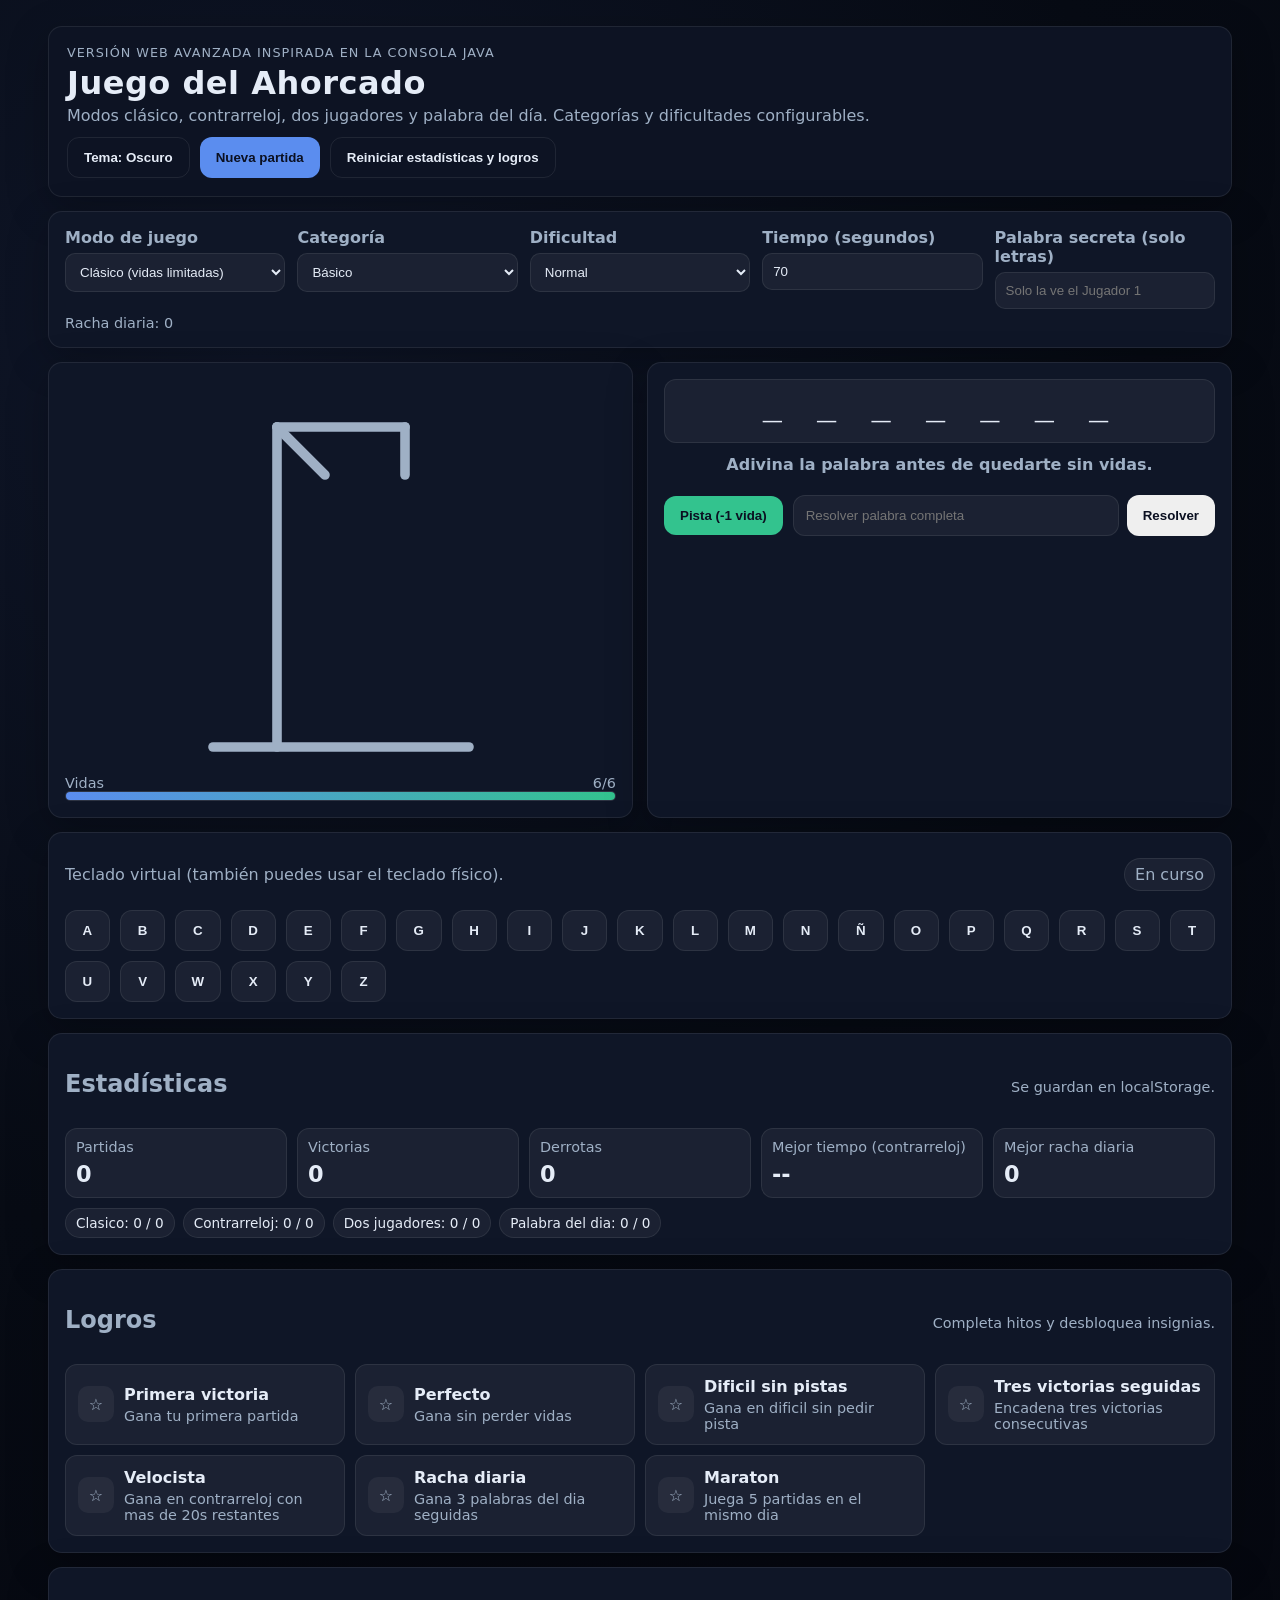
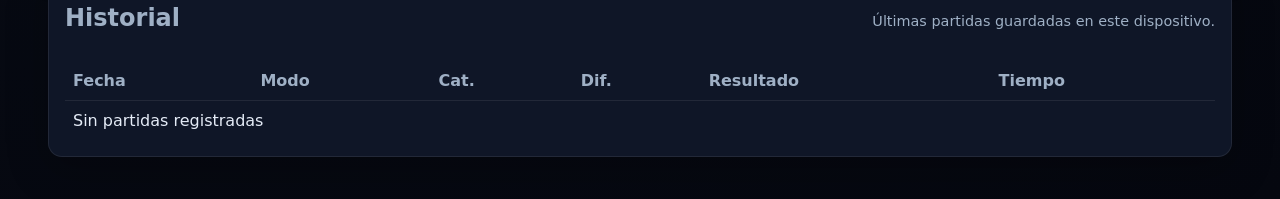
<file: docs/index.html>
﻿<!DOCTYPE html>
<html lang="es">
<head>
    <meta charset="UTF-8">
    <meta name="viewport" content="width=device-width, initial-scale=1.0">
    <title>Juego del Ahorcado</title>
    <link rel="stylesheet" href="./css/styles.css">
</head>
<body class="theme-dark">
    <div class="app">
        <header class="header">
            <div class="branding">
                <p class="eyebrow">Versión web avanzada inspirada en la consola Java</p>
                <h1>Juego del Ahorcado</h1>
                <p class="subtitle">Modos clásico, contrarreloj, dos jugadores y palabra del día. Categorías y dificultades configurables.</p>
            </div>
            <div class="header-actions">
                <button id="btnTema" class="btn fantasma" aria-label="Cambiar tema">Tema: Oscuro</button>
                <button id="btnNueva" class="btn primario">Nueva partida</button>
                <button id="btnResetStats" class="btn fantasma">Reiniciar estadísticas y logros</button>
            </div>
        </header>

        <section class="config-panel panel">
            <div class="config-grid">
                <label class="campo">
                    <span>Modo de juego</span>
                    <select id="modoSelect">
                        <option value="clasico">Clásico (vidas limitadas)</option>
                        <option value="contrarreloj">Contrarreloj (vence al tiempo)</option>
                        <option value="dos_jugadores">Dos jugadores (palabra oculta)</option>
                        <option value="palabra_dia">Palabra del día (una al día)</option>
                    </select>
                </label>
                <label class="campo">
                    <span>Categoría</span>
                    <select id="categoriaSelect">
                        <option value="basico">Básico</option>
                        <option value="avanzado">Avanzado</option>
                        <option value="peliculas">Películas</option>
                        <option value="animales">Animales</option>
                    </select>
                </label>
                <label class="campo">
                    <span>Dificultad</span>
                    <select id="dificultadSelect">
                        <option value="facil">Fácil</option>
                        <option value="normal">Normal</option>
                        <option value="dificil">Difícil</option>
                    </select>
                </label>
                <label class="campo" id="campoTiempo" hidden>
                    <span>Tiempo (segundos)</span>
                    <input id="tiempoInput" type="number" min="20" max="240" step="5" value="70">
                </label>
                <label class="campo" id="campoPalabra" hidden>
                    <span>Palabra secreta (solo letras)</span>
                    <input id="palabraInput" type="password" autocomplete="off" placeholder="Solo la ve el Jugador 1">
                </label>
            </div>
            <p class="nota" id="infoDiaria">Racha diaria: --</p>
        </section>

        <main class="tablero">
            <section class="panel panel-dibujo" role="img" aria-label="Estado del ahorcado">
                <div class="svg-wrapper" id="svgWrapper">
                    <svg id="svgAhorcado" viewBox="0 0 200 240" xmlns="http://www.w3.org/2000/svg" aria-hidden="true">
                        <line class="svg-base" x1="20" y1="230" x2="180" y2="230" />
                        <line class="svg-poste" x1="60" y1="230" x2="60" y2="30" />
                        <line class="svg-barra" x1="60" y1="30" x2="140" y2="30" />
                        <line class="svg-soporte" x1="90" y1="60" x2="60" y2="30" />
                        <line class="svg-cuerda" x1="140" y1="30" x2="140" y2="60" />
                        <circle id="parte-1" class="svg-parte" cx="140" cy="78" r="16" />
                        <line id="parte-2" class="svg-parte" x1="140" y1="94" x2="140" y2="140" />
                        <line id="parte-3" class="svg-parte" x1="140" y1="110" x2="120" y2="130" />
                        <line id="parte-4" class="svg-parte" x1="140" y1="110" x2="160" y2="130" />
                        <line id="parte-5" class="svg-parte" x1="140" y1="140" x2="120" y2="170" />
                        <line id="parte-6" class="svg-parte" x1="140" y1="140" x2="160" y2="170" />
                    </svg>
                </div>
                <div class="indicadores">
                    <div class="indicador">
                        <div class="indicador-encabezado">
                            <span>Vidas</span>
                            <span id="vidasTexto">0/0</span>
                        </div>
                        <div class="barra barra-vidas"><div id="barraVidas" class="relleno"></div></div>
                    </div>
                    <div class="indicador" id="bloqueTiempo">
                        <div class="indicador-encabezado">
                            <span>Tiempo</span>
                            <span id="tiempoTexto">--</span>
                        </div>
                        <div class="barra barra-tiempo"><div id="barraTiempo" class="relleno"></div></div>
                    </div>
                </div>
            </section>

            <section class="panel panel-palabra">
                <div id="palabraOculta" class="palabra-oculta">_ _ _ _</div>
                <div id="mensajePrincipal" class="mensaje" aria-live="polite"></div>
                <div class="acciones">
                    <button id="btnPista" class="btn secundario">Pista (-1 vida)</button>
                    <div class="resolver">
                        <input id="resolverInput" type="text" autocomplete="off" placeholder="Resolver palabra completa">
                        <button id="btnResolver" class="btn">Resolver</button>
                    </div>
                </div>
            </section>
        </main>

        <section class="panel panel-teclado">
            <div class="panel-cabecera">
                <p>Teclado virtual (también puedes usar el teclado físico).</p>
                <div class="estado" id="estadoPartida">En curso</div>
            </div>
            <div id="teclado" class="teclado" aria-label="Teclado virtual"></div>
        </section>

        <section class="panel panel-estadisticas">
            <div class="panel-cabecera">
                <h2>Estadísticas</h2>
                <p class="nota">Se guardan en localStorage.</p>
            </div>
            <div class="estadisticas-grid">
                <div class="stat"><p class="stat-label">Partidas</p><p id="statPartidas" class="stat-value">0</p></div>
                <div class="stat"><p class="stat-label">Victorias</p><p id="statVictorias" class="stat-value">0</p></div>
                <div class="stat"><p class="stat-label">Derrotas</p><p id="statDerrotas" class="stat-value">0</p></div>
                <div class="stat"><p class="stat-label">Mejor tiempo (contrarreloj)</p><p id="statMejorTiempo" class="stat-value">--</p></div>
                <div class="stat"><p class="stat-label">Mejor racha diaria</p><p id="statMejorRacha" class="stat-value">0</p></div>
            </div>
            <div class="estadisticas-modos" id="statModos"></div>
        </section>

        <section class="panel panel-logros">
            <div class="panel-cabecera">
                <h2>Logros</h2>
                <p class="nota">Completa hitos y desbloquea insignias.</p>
            </div>
            <div id="listaLogros" class="logros-grid"></div>
        </section>

        <section class="panel panel-historial">
            <div class="panel-cabecera">
                <h2>Historial</h2>
                <p class="nota">Últimas partidas guardadas en este dispositivo.</p>
            </div>
            <div class="tabla-scroll">
                <table class="tabla">
                    <thead>
                        <tr>
                            <th>Fecha</th><th>Modo</th><th>Cat.</th><th>Dif.</th><th>Resultado</th><th>Tiempo</th>
                        </tr>
                    </thead>
                    <tbody id="historialCuerpo"></tbody>
                </table>
            </div>
        </section>

        <div class="sr-only" id="ariaEstado" aria-live="polite"></div>
    </div>

    <script type="module" src="./js/main.js"></script>
</body>
</html>
</file>
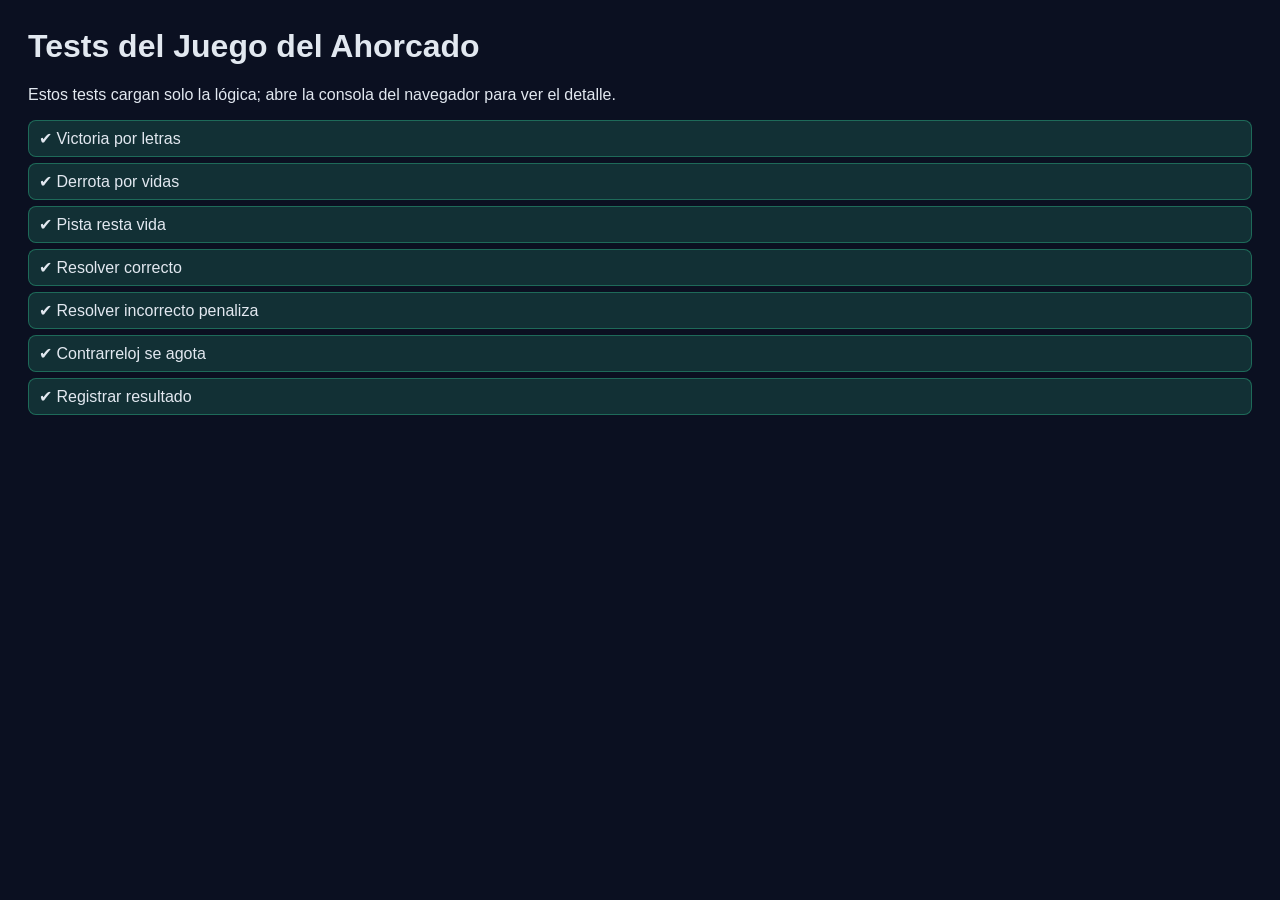
<file: docs/tests/index.html>
﻿<!DOCTYPE html>
<html lang="es">
<head>
    <meta charset="UTF-8">
    <meta name="viewport" content="width=device-width, initial-scale=1.0">
    <title>Tests del Ahorcado</title>
    <style>
        body { font-family: Arial, sans-serif; background: #0b1021; color: #e2e8f0; padding: 20px; }
        h1 { margin-top: 0; }
        ul { list-style: none; padding: 0; }
        li { padding: 8px 10px; border-radius: 8px; margin-bottom: 6px; }
        .ok { background: rgba(51,195,142,0.18); border: 1px solid rgba(51,195,142,0.4); }
        .fail { background: rgba(255,107,107,0.18); border: 1px solid rgba(255,107,107,0.4); }
    </style>
</head>
<body>
    <h1>Tests del Juego del Ahorcado</h1>
    <p>Estos tests cargan solo la lógica; abre la consola del navegador para ver el detalle.</p>
    <ul id="resultados"></ul>
    <script type="module" src="./tests.js"></script>
</body>
</html>
</file>
<file: docs/css/styles.css>
﻿:root {
    --font-base: "Inter", "Segoe UI", system-ui, -apple-system, sans-serif;
    --font-mono: "JetBrains Mono", "Courier New", monospace;
    --radius: 14px;
    --shadow: 0 12px 40px rgba(0,0,0,0.25);
    --spacing: 14px;
    --transition: 180ms ease;
}

body {
    margin: 0;
    font-family: var(--font-base);
    background: var(--bg);
    color: var(--text);
    transition: background var(--transition), color var(--transition);
}

body.theme-dark {
    --bg: radial-gradient(circle at 20% 20%, #0f1629, #070b14 50%, #05070f 100%);
    --panel: #0f1627;
    --card: #0d1323;
    --border: rgba(255,255,255,0.08);
    --muted: #9fb0c5;
    --text: #e5ecf7;
    --accent: #5b8def;
    --accent-2: #33c38e;
    --danger: #f27b7b;
    --warning: #f2c060;
    --keyboard: rgba(255,255,255,0.05);
}

body.theme-light {
    --bg: radial-gradient(circle at 20% 20%, #e8eefc, #f6f8ff 60%, #ffffff 100%);
    --panel: #ffffff;
    --card: #f8f9ff;
    --border: rgba(0,0,0,0.08);
    --muted: #52627c;
    --text: #141927;
    --accent: #3c6ce2;
    --accent-2: #21a86f;
    --danger: #d44f4f;
    --warning: #d89b2b;
    --keyboard: rgba(0,0,0,0.04);
}

* { box-sizing: border-box; }

.app {
    max-width: 1220px;
    margin: 26px auto 42px;
    padding: 0 18px;
    display: flex;
    flex-direction: column;
    gap: var(--spacing);
}

.header {
    background: var(--card);
    border: 1px solid var(--border);
    border-radius: var(--radius);
    padding: 18px;
    box-shadow: var(--shadow);
    display: flex;
    justify-content: space-between;
    gap: 12px;
    align-items: center;
    flex-wrap: wrap;
}

.branding h1 { margin: 4px 0; letter-spacing: 0.5px; }
.eyebrow { margin: 0; text-transform: uppercase; letter-spacing: 1px; font-size: 0.8rem; color: var(--muted); }
.subtitle { margin: 4px 0 0; color: var(--muted); }
.header-actions { display: flex; gap: 10px; flex-wrap: wrap; }

.panel {
    background: var(--panel);
    border: 1px solid var(--border);
    border-radius: var(--radius);
    padding: 16px;
    box-shadow: var(--shadow);
}

.config-grid {
    display: grid;
    grid-template-columns: repeat(auto-fit, minmax(220px, 1fr));
    gap: 12px;
}
.campo { display: flex; flex-direction: column; gap: 6px; color: var(--muted); font-weight: 600; }
.campo select, .campo input {
    border-radius: 10px;
    border: 1px solid var(--border);
    padding: 10px;
    background: var(--keyboard);
    color: var(--text);
}

.tablero {
    display: grid;
    grid-template-columns: repeat(auto-fit, minmax(320px, 1fr));
    gap: var(--spacing);
}

.panel-dibujo { display: flex; flex-direction: column; gap: 12px; justify-content: center; align-items: center; }
.svg-wrapper { width: 100%; display: flex; justify-content: center; }
#svgAhorcado { width: 100%; max-width: 320px; height: auto; }
.svg-base, .svg-poste, .svg-barra, .svg-soporte, .svg-cuerda { stroke: var(--muted); stroke-width: 6; stroke-linecap: round; }
.svg-parte { stroke: var(--text); stroke-width: 6; stroke-linecap: round; stroke-linejoin: round; fill: transparent; opacity: 0; transition: opacity var(--transition); }
.svg-parte.visible { opacity: 1; animation: bounce 300ms ease; }

.indicadores { width: 100%; display: flex; flex-direction: column; gap: 10px; }
.indicador-encabezado { display: flex; justify-content: space-between; color: var(--muted); font-size: 0.9rem; }
.barra { width: 100%; height: 10px; border-radius: 20px; background: var(--keyboard); overflow: hidden; border: 1px solid var(--border); }
.relleno { height: 100%; width: 0; background: linear-gradient(90deg, var(--accent), var(--accent-2)); transition: width var(--transition); }
.barra-tiempo .relleno { background: linear-gradient(90deg, var(--warning), var(--danger)); }

.panel-palabra { display: flex; flex-direction: column; gap: 12px; }
.palabra-oculta { font-family: var(--font-mono); font-size: 2rem; letter-spacing: 0.5rem; text-align: center; padding: 12px; background: var(--keyboard); border: 1px solid var(--border); border-radius: 12px; min-height: 64px; }
.mensaje { min-height: 28px; text-align: center; color: var(--muted); font-weight: 700; }
.mensaje.exito { color: var(--accent-2); animation: bounce 400ms ease; }
.mensaje.error { color: var(--danger); animation: shake 450ms ease; }

.acciones { display: flex; gap: 10px; flex-wrap: wrap; align-items: center; justify-content: center; }
.resolver { display: flex; gap: 8px; flex: 1; min-width: 260px; }
.resolver input { flex: 1; padding: 12px; border-radius: 12px; border: 1px solid var(--border); background: var(--keyboard); color: var(--text); }

.panel-teclado { display: flex; flex-direction: column; gap: 10px; }
.panel-cabecera { display: flex; justify-content: space-between; align-items: center; gap: 10px; flex-wrap: wrap; color: var(--muted); }

.teclado { display: grid; grid-template-columns: repeat(auto-fit, minmax(44px, 1fr)); gap: 10px; }
.tecla { padding: 12px 0; border-radius: 12px; border: 1px solid var(--border); background: var(--keyboard); color: var(--text); font-weight: 800; letter-spacing: 0.5px; cursor: pointer; transition: transform 100ms ease, background 160ms ease, box-shadow 160ms ease; }
.tecla:hover:not(:disabled), .tecla:focus-visible { transform: translateY(-1px); box-shadow: 0 10px 25px rgba(0,0,0,0.25); outline: 2px solid var(--accent); }
.tecla:disabled { opacity: 0.45; cursor: not-allowed; }
.tecla.acierto { background: rgba(51,195,142,0.25); border-color: rgba(51,195,142,0.5); color: var(--accent-2); }
.tecla.fallo { background: rgba(242,123,123,0.22); border-color: rgba(242,123,123,0.6); color: var(--danger); }

.panel-estadisticas, .panel-logros, .panel-historial { display: flex; flex-direction: column; gap: 10px; }
.estadisticas-grid { display: grid; grid-template-columns: repeat(auto-fit, minmax(150px, 1fr)); gap: 10px; }
.stat { background: var(--keyboard); border: 1px solid var(--border); border-radius: 12px; padding: 10px; }
.stat-label { margin: 0; color: var(--muted); font-size: 0.9rem; }
.stat-value { margin: 6px 0 0; font-size: 1.4rem; font-weight: 800; }
.estadisticas-modos { display: flex; flex-wrap: wrap; gap: 8px; }
.etiqueta { border-radius: 30px; padding: 6px 10px; border: 1px solid var(--border); background: var(--keyboard); color: var(--text); font-size: 0.85rem; }

.logros-grid { display: grid; grid-template-columns: repeat(auto-fit, minmax(240px, 1fr)); gap: 10px; }
.logro { border: 1px solid var(--border); border-radius: 12px; padding: 12px; background: var(--keyboard); display: flex; gap: 10px; align-items: center; }
.logro .icono { width: 36px; height: 36px; border-radius: 10px; display: grid; place-items: center; font-weight: 800; }
.logro .texto { flex: 1; }
.logro .titulo { margin: 0; font-weight: 800; }
.logro .desc { margin: 4px 0 0; color: var(--muted); font-size: 0.9rem; }
.logro.desbloqueado { border-color: var(--accent-2); box-shadow: 0 0 0 1px rgba(51,195,142,0.3); }
.logro.desbloqueado .icono { background: rgba(51,195,142,0.2); color: var(--accent-2); }
.logro.pendiente .icono { background: var(--keyboard); color: var(--muted); }

.tabla-scroll { overflow-x: auto; }
.tabla { width: 100%; border-collapse: collapse; }
.tabla th, .tabla td { padding: 10px 8px; text-align: left; border-bottom: 1px solid var(--border); }
.tabla th { color: var(--muted); font-weight: 700; }
.tabla tr:last-child td { border-bottom: none; }
.shake-once { animation: shake 450ms ease; }

.btn {
    border: none;
    border-radius: 12px;
    padding: 12px 16px;
    font-weight: 800;
    cursor: pointer;
    transition: transform 100ms ease, box-shadow 150ms ease, background 160ms ease, color 160ms ease;
    color: #0b1021;
}
.btn:disabled { opacity: 0.6; cursor: not-allowed; transform: none; box-shadow: none; }
.btn:hover:enabled { transform: translateY(-1px); box-shadow: 0 10px 25px rgba(0,0,0,0.25); }
.btn.primario { background: var(--accent); color: #0b1021; }
.btn.secundario { background: var(--accent-2); color: #0b1021; }
.btn.fantasma { background: transparent; color: var(--text); border: 1px solid var(--border); }

.nota { color: var(--muted); font-size: 0.9rem; margin: 6px 0 0; }
.estado { padding: 6px 10px; border-radius: 999px; border: 1px solid var(--border); background: var(--keyboard); }

#ariaEstado { position: absolute; left: -9999px; width: 1px; height: 1px; overflow: hidden; }

@keyframes bounce { 0% { transform: translateY(-4px); } 50% { transform: translateY(4px); } 100% { transform: translateY(0); } }
@keyframes shake { 0%, 100% { transform: translateX(0); } 20%, 60% { transform: translateX(-6px); } 40%, 80% { transform: translateX(6px); } }

@media (max-width: 720px) {
    .palabra-oculta { font-size: 1.4rem; letter-spacing: 0.35rem; }
    .teclado { grid-template-columns: repeat(auto-fit, minmax(42px, 1fr)); }
}
</file>
